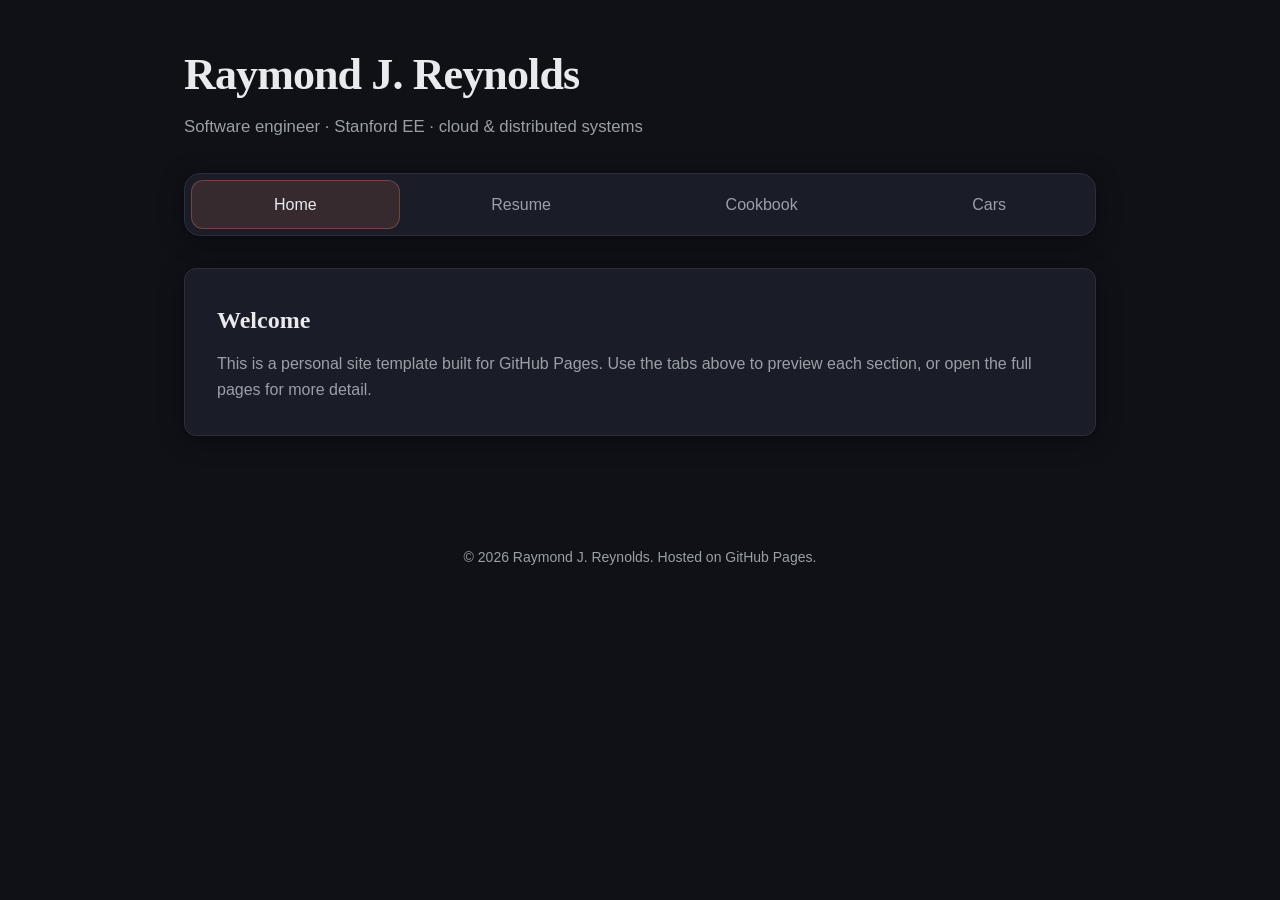
<file: index.html>
<!DOCTYPE html>
<html lang="en">
<head>
  <meta charset="UTF-8">
  <meta name="viewport" content="width=device-width, initial-scale=1.0">
  <title>Raymond J. Reynolds — Personal Site</title>
  <meta name="description" content="Personal website with resume, cookbook, and cars.">
  <link rel="stylesheet" href="css/styles.css">
</head>
<body>
  <header class="site-header">
    <h1 class="site-title">Raymond J. Reynolds</h1>
    <p class="site-tagline">Software engineer · Stanford EE · cloud &amp; distributed systems</p>

    <nav class="tab-nav" aria-label="Site sections">
      <button type="button" data-tab-target="home" aria-selected="true">Home</button>
      <button type="button" data-tab-target="resume" aria-selected="false">Resume</button>
      <button type="button" data-tab-target="cookbook" aria-selected="false">Cookbook</button>
      <button type="button" data-tab-target="cars" aria-selected="false">Cars</button>
    </nav>
  </header>

  <main>
    <section class="tab-panel is-active" data-tab-panel="home">
      <div class="hero">
        <h2>Welcome</h2>
        <p>
          This is a personal site template built for GitHub Pages. Use the tabs above to
          preview each section, or open the full pages for more detail.
        </p>
      </div>
    </section>

    <section class="tab-panel" data-tab-panel="resume">
      <article class="panel-card">
        <h2>Raymond J. Reynolds</h2>
        <p>
          Software engineer with experience at BioIntellisense, Google, Microsoft, and Cisco.
          Stanford B.S. in Electrical Engineering. Background in cloud networking, distributed
          systems, data pipelines, and telemetry at scale.
        </p>
        <p class="meta">
          Recent: AWS data ingestion at BioIntellisense · GCP Cloud VPN at Google ·
          Azure SQL optimization at Microsoft (22 PB disk footprint reduction)
        </p>
        <a class="btn" href="resume.html">View full resume</a>
      </article>
    </section>

    <section class="tab-panel" data-tab-panel="cookbook">
      <article class="panel-card">
        <h2>Cookbook</h2>
        <p>
          Favorite recipes, notes, and kitchen experiments. The cookbook page is set up with
          a simple card layout you can extend over time.
        </p>
        <p class="meta">Featured: Weeknight pasta · Sourdough basics · Seasonal sides</p>
        <a class="btn" href="cookbook.html">Browse cookbook</a>
      </article>
    </section>

    <section class="tab-panel" data-tab-panel="cars">
      <article class="panel-card">
        <h2>Cars</h2>
        <p>
          Projects, maintenance logs, and notes on vehicles you own or admire. Swap in your
          own photos and specs on the cars page.
        </p>
        <p class="meta">Current: Daily driver · Weekend project · Dream garage</p>
        <a class="btn" href="cars.html">Explore cars</a>
      </article>
    </section>
  </main>

  <footer class="site-footer">
    <p>&copy; <span id="year"></span> Raymond J. Reynolds. Hosted on GitHub Pages.</p>
  </footer>

  <script src="js/main.js"></script>
  <script>document.getElementById('year').textContent = new Date().getFullYear();</script>
</body>
</html>
</file>
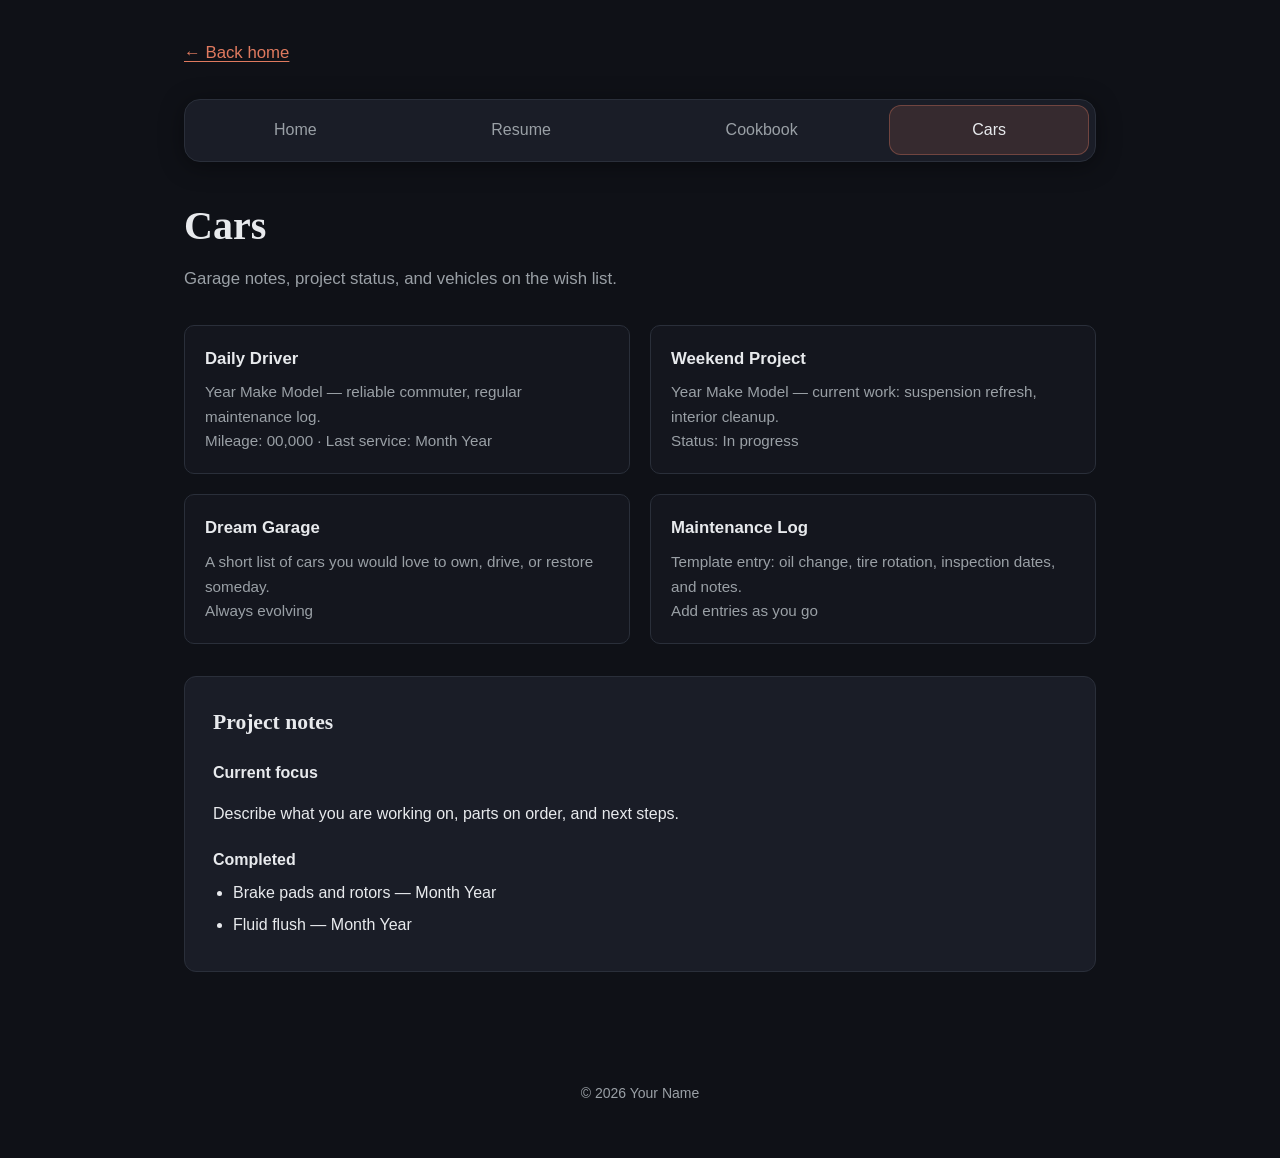
<file: cars.html>
<!DOCTYPE html>
<html lang="en">
<head>
  <meta charset="UTF-8">
  <meta name="viewport" content="width=device-width, initial-scale=1.0">
  <title>Cars — Your Name</title>
  <meta name="description" content="Cars, projects, and maintenance notes.">
  <link rel="stylesheet" href="css/styles.css">
</head>
<body>
  <header class="site-header">
    <p class="site-tagline"><a href="index.html">← Back home</a></p>
    <nav class="tab-nav" aria-label="Site sections">
      <a href="index.html">Home</a>
      <a href="resume.html">Resume</a>
      <a href="cookbook.html">Cookbook</a>
      <a href="cars.html" aria-current="page">Cars</a>
    </nav>
  </header>

  <main class="page-content">
    <h1>Cars</h1>
    <p class="page-intro">Garage notes, project status, and vehicles on the wish list.</p>

    <div class="car-grid">
      <article class="card">
        <h3>Daily Driver</h3>
        <p>Year Make Model — reliable commuter, regular maintenance log.</p>
        <p class="meta">Mileage: 00,000 · Last service: Month Year</p>
      </article>

      <article class="card">
        <h3>Weekend Project</h3>
        <p>Year Make Model — current work: suspension refresh, interior cleanup.</p>
        <p class="meta">Status: In progress</p>
      </article>

      <article class="card">
        <h3>Dream Garage</h3>
        <p>A short list of cars you would love to own, drive, or restore someday.</p>
        <p class="meta">Always evolving</p>
      </article>

      <article class="card">
        <h3>Maintenance Log</h3>
        <p>Template entry: oil change, tire rotation, inspection dates, and notes.</p>
        <p class="meta">Add entries as you go</p>
      </article>
    </div>

    <section class="section" style="margin-top: 2rem;">
      <h2>Project notes</h2>
      <h3>Current focus</h3>
      <p>Describe what you are working on, parts on order, and next steps.</p>
      <h3>Completed</h3>
      <ul>
        <li>Brake pads and rotors — Month Year</li>
        <li>Fluid flush — Month Year</li>
      </ul>
    </section>
  </main>

  <footer class="site-footer">
    <p>&copy; <span id="year"></span> Your Name</p>
  </footer>

  <script>document.getElementById('year').textContent = new Date().getFullYear();</script>
</body>
</html>
</file>
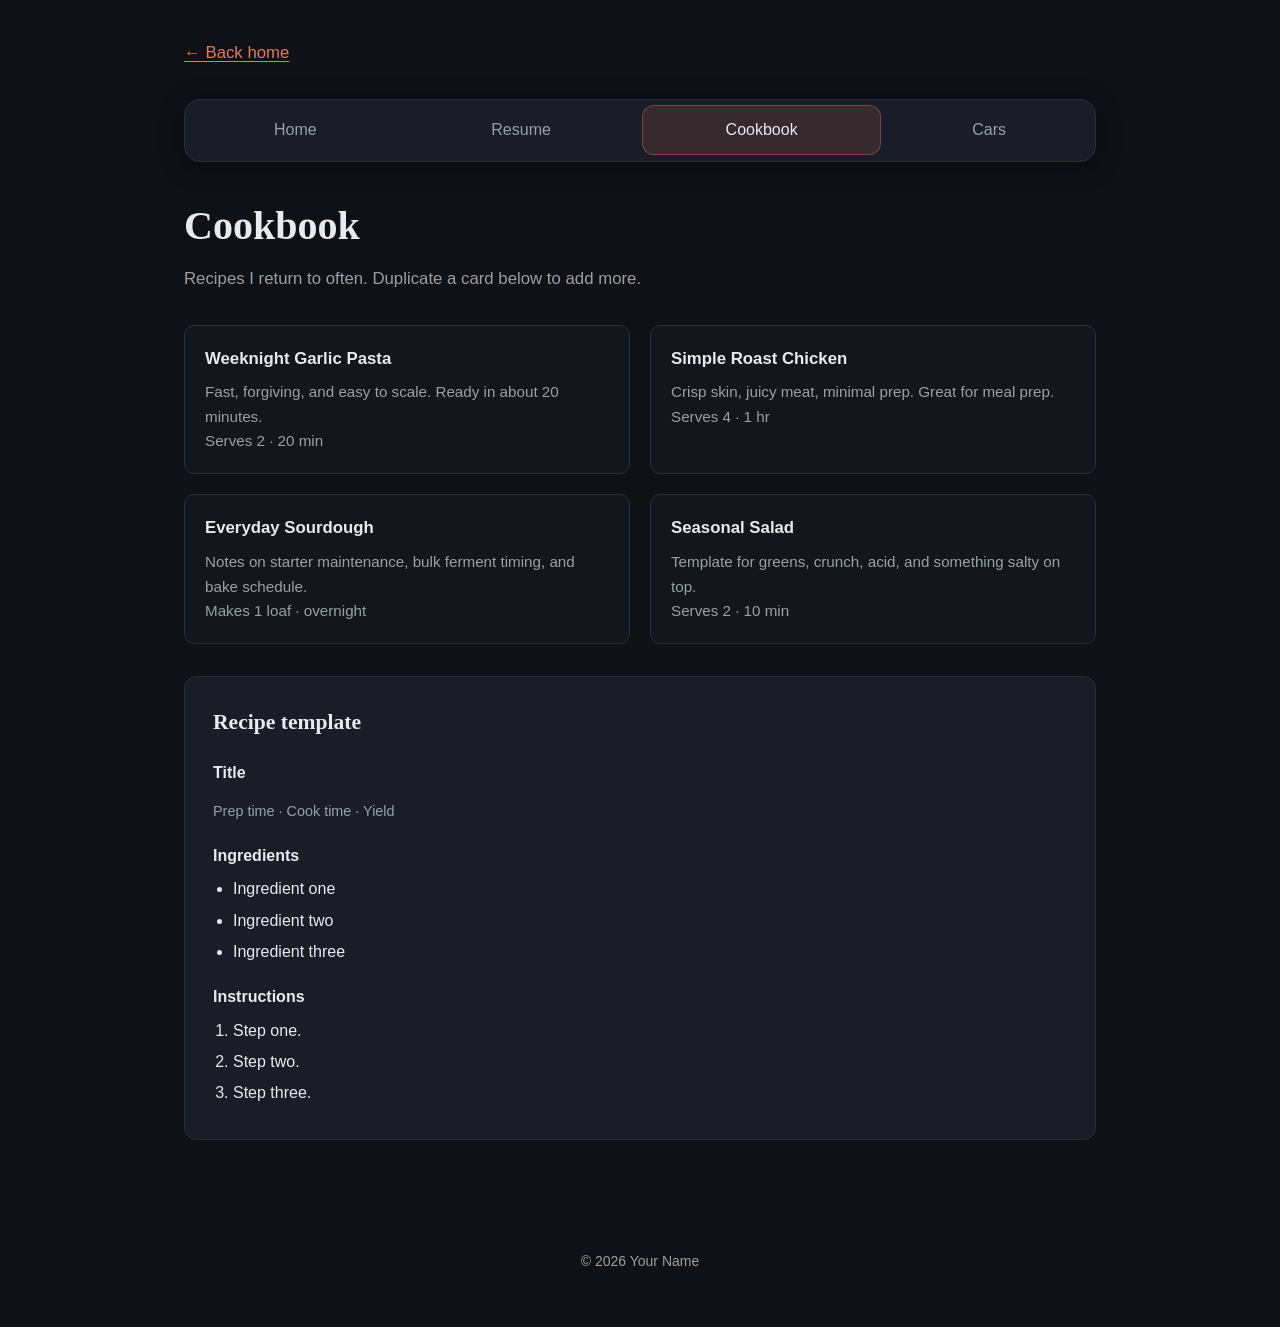
<file: cookbook.html>
<!DOCTYPE html>
<html lang="en">
<head>
  <meta charset="UTF-8">
  <meta name="viewport" content="width=device-width, initial-scale=1.0">
  <title>Cookbook — Your Name</title>
  <meta name="description" content="Personal cookbook and favorite recipes.">
  <link rel="stylesheet" href="css/styles.css">
</head>
<body>
  <header class="site-header">
    <p class="site-tagline"><a href="index.html">← Back home</a></p>
    <nav class="tab-nav" aria-label="Site sections">
      <a href="index.html">Home</a>
      <a href="resume.html">Resume</a>
      <a href="cookbook.html" aria-current="page">Cookbook</a>
      <a href="cars.html">Cars</a>
    </nav>
  </header>

  <main class="page-content">
    <h1>Cookbook</h1>
    <p class="page-intro">Recipes I return to often. Duplicate a card below to add more.</p>

    <div class="recipe-grid">
      <article class="card">
        <h3>Weeknight Garlic Pasta</h3>
        <p>Fast, forgiving, and easy to scale. Ready in about 20 minutes.</p>
        <p class="meta">Serves 2 · 20 min</p>
      </article>

      <article class="card">
        <h3>Simple Roast Chicken</h3>
        <p>Crisp skin, juicy meat, minimal prep. Great for meal prep.</p>
        <p class="meta">Serves 4 · 1 hr</p>
      </article>

      <article class="card">
        <h3>Everyday Sourdough</h3>
        <p>Notes on starter maintenance, bulk ferment timing, and bake schedule.</p>
        <p class="meta">Makes 1 loaf · overnight</p>
      </article>

      <article class="card">
        <h3>Seasonal Salad</h3>
        <p>Template for greens, crunch, acid, and something salty on top.</p>
        <p class="meta">Serves 2 · 10 min</p>
      </article>
    </div>

    <section class="section" style="margin-top: 2rem;">
      <h2>Recipe template</h2>
      <h3>Title</h3>
      <p class="meta">Prep time · Cook time · Yield</p>
      <h3>Ingredients</h3>
      <ul>
        <li>Ingredient one</li>
        <li>Ingredient two</li>
        <li>Ingredient three</li>
      </ul>
      <h3>Instructions</h3>
      <ol>
        <li>Step one.</li>
        <li>Step two.</li>
        <li>Step three.</li>
      </ol>
    </section>
  </main>

  <footer class="site-footer">
    <p>&copy; <span id="year"></span> Your Name</p>
  </footer>

  <script>document.getElementById('year').textContent = new Date().getFullYear();</script>
</body>
</html>
</file>
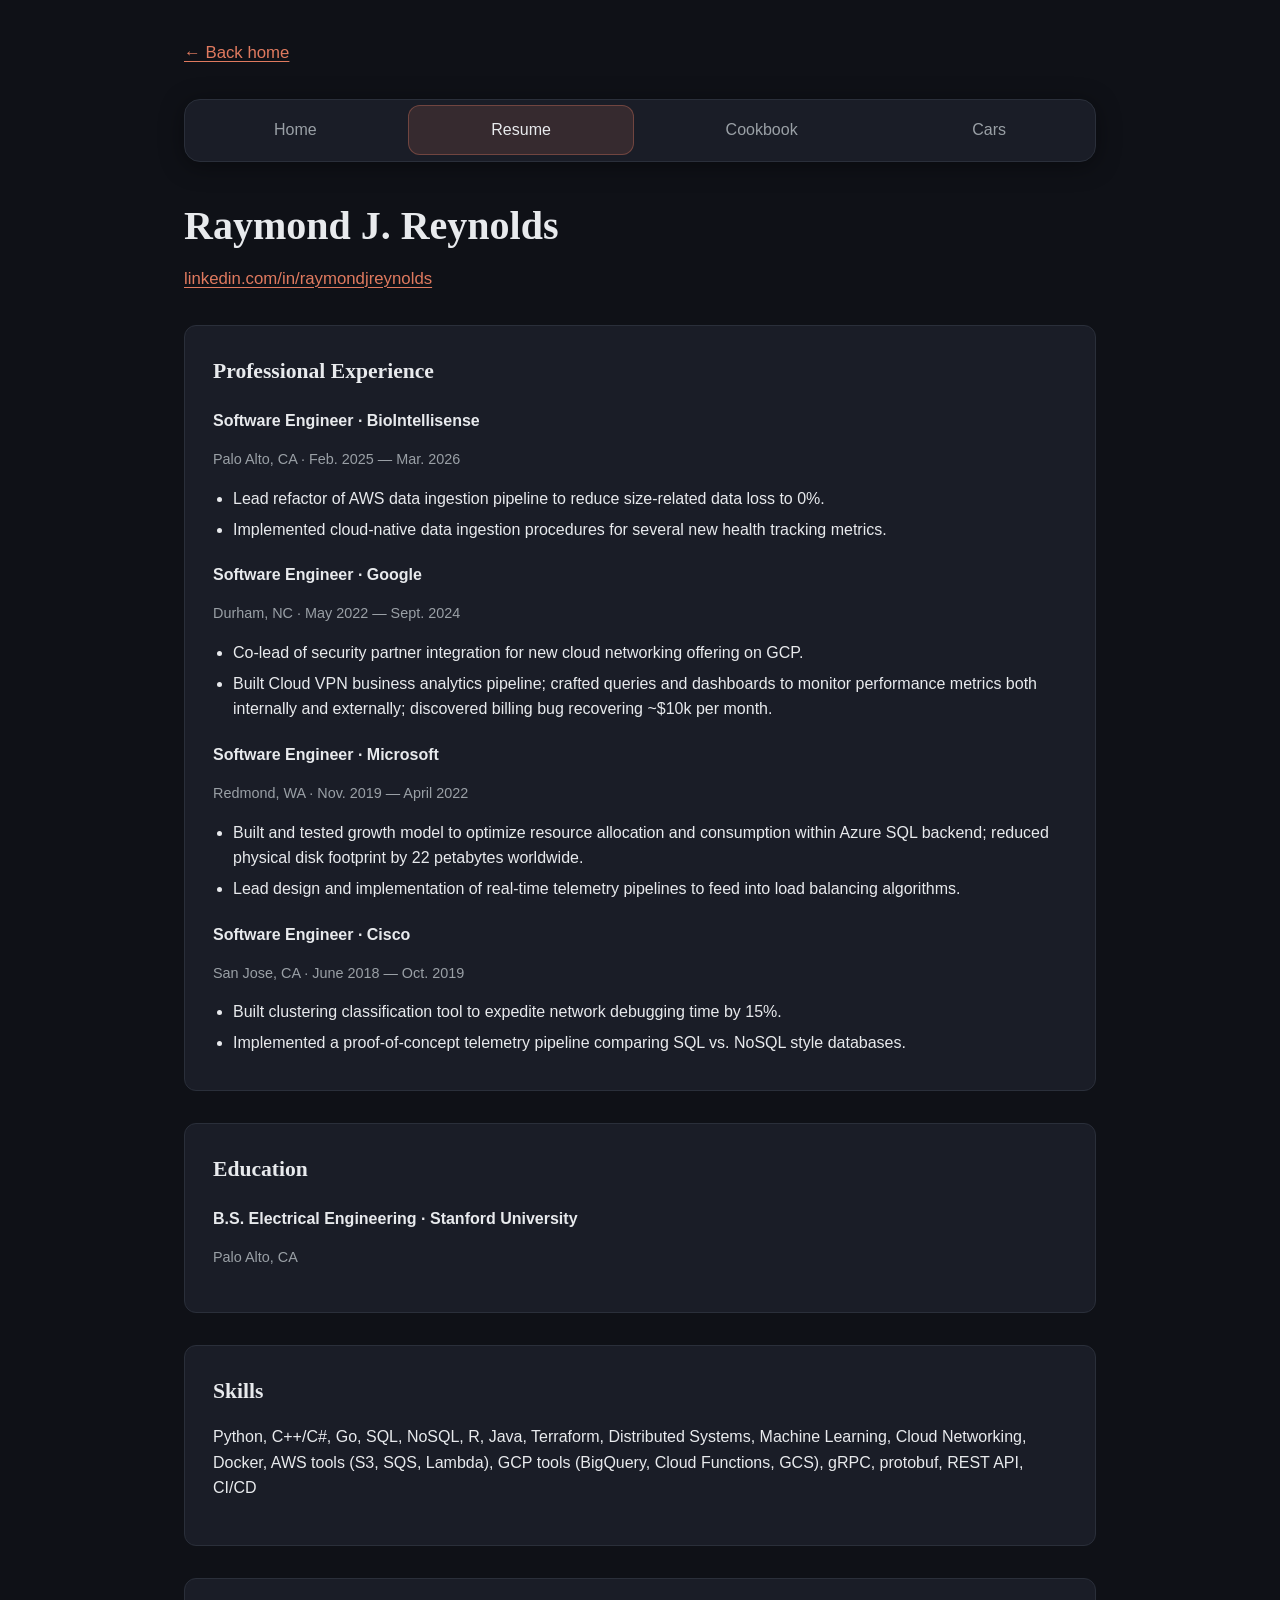
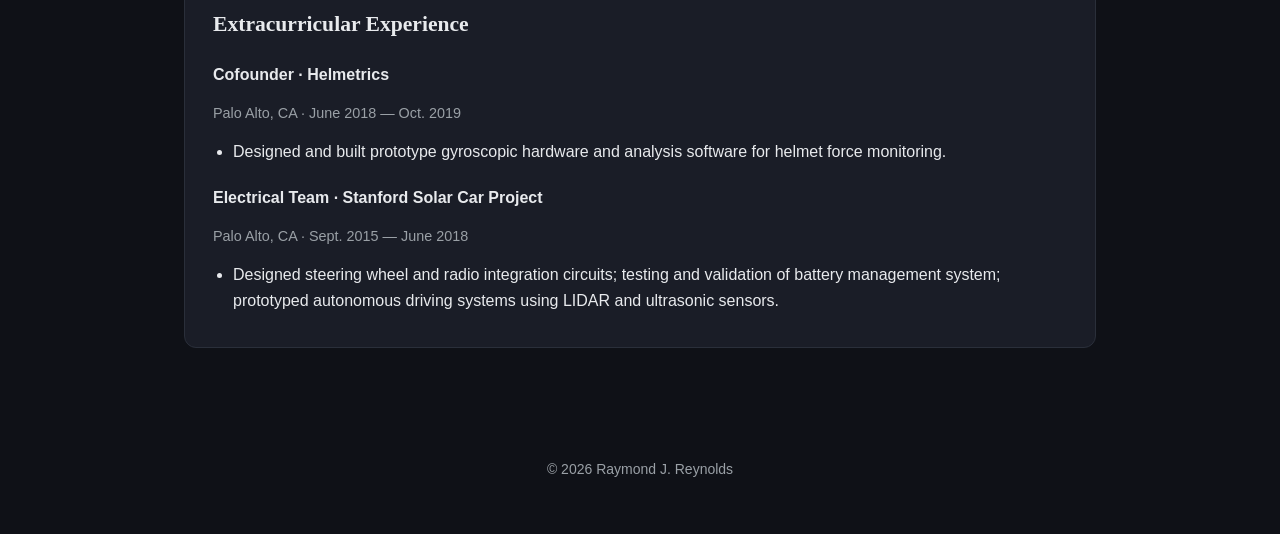
<file: resume.html>
<!DOCTYPE html>
<html lang="en">
<head>
  <meta charset="UTF-8">
  <meta name="viewport" content="width=device-width, initial-scale=1.0">
  <title>Resume — Raymond J. Reynolds</title>
  <meta name="description" content="Professional resume and experience for Raymond J. Reynolds.">
  <link rel="stylesheet" href="css/styles.css">
</head>
<body>
  <header class="site-header">
    <p class="site-tagline"><a href="index.html">← Back home</a></p>
    <nav class="tab-nav" aria-label="Site sections">
      <a href="index.html">Home</a>
      <a href="resume.html" aria-current="page">Resume</a>
      <a href="cookbook.html">Cookbook</a>
      <a href="cars.html">Cars</a>
    </nav>
  </header>

  <main class="page-content">
    <h1>Raymond J. Reynolds</h1>
    <p class="page-intro">
      <a href="https://linkedin.com/in/raymondjreynolds">linkedin.com/in/raymondjreynolds</a>
    </p>

    <section class="section">
      <h2>Professional Experience</h2>

      <h3>Software Engineer · BioIntellisense</h3>
      <p class="meta">Palo Alto, CA · Feb. 2025 — Mar. 2026</p>
      <ul>
        <li>Lead refactor of AWS data ingestion pipeline to reduce size-related data loss to 0%.</li>
        <li>Implemented cloud-native data ingestion procedures for several new health tracking metrics.</li>
      </ul>

      <h3>Software Engineer · Google</h3>
      <p class="meta">Durham, NC · May 2022 — Sept. 2024</p>
      <ul>
        <li>Co-lead of security partner integration for new cloud networking offering on GCP.</li>
        <li>Built Cloud VPN business analytics pipeline; crafted queries and dashboards to monitor performance metrics both internally and externally; discovered billing bug recovering ~$10k per month.</li>
      </ul>

      <h3>Software Engineer · Microsoft</h3>
      <p class="meta">Redmond, WA · Nov. 2019 — April 2022</p>
      <ul>
        <li>Built and tested growth model to optimize resource allocation and consumption within Azure SQL backend; reduced physical disk footprint by 22 petabytes worldwide.</li>
        <li>Lead design and implementation of real-time telemetry pipelines to feed into load balancing algorithms.</li>
      </ul>

      <h3>Software Engineer · Cisco</h3>
      <p class="meta">San Jose, CA · June 2018 — Oct. 2019</p>
      <ul>
        <li>Built clustering classification tool to expedite network debugging time by 15%.</li>
        <li>Implemented a proof-of-concept telemetry pipeline comparing SQL vs. NoSQL style databases.</li>
      </ul>
    </section>

    <section class="section">
      <h2>Education</h2>
      <h3>B.S. Electrical Engineering · Stanford University</h3>
      <p class="meta">Palo Alto, CA</p>
    </section>

    <section class="section">
      <h2>Skills</h2>
      <p>
        Python, C++/C#, Go, SQL, NoSQL, R, Java, Terraform, Distributed Systems, Machine Learning,
        Cloud Networking, Docker, AWS tools (S3, SQS, Lambda), GCP tools (BigQuery, Cloud Functions,
        GCS), gRPC, protobuf, REST API, CI/CD
      </p>
    </section>

    <section class="section">
      <h2>Extracurricular Experience</h2>

      <h3>Cofounder · Helmetrics</h3>
      <p class="meta">Palo Alto, CA · June 2018 — Oct. 2019</p>
      <ul>
        <li>Designed and built prototype gyroscopic hardware and analysis software for helmet force monitoring.</li>
      </ul>

      <h3>Electrical Team · Stanford Solar Car Project</h3>
      <p class="meta">Palo Alto, CA · Sept. 2015 — June 2018</p>
      <ul>
        <li>Designed steering wheel and radio integration circuits; testing and validation of battery management system; prototyped autonomous driving systems using LIDAR and ultrasonic sensors.</li>
      </ul>
    </section>
  </main>

  <footer class="site-footer">
    <p>&copy; <span id="year"></span> Raymond J. Reynolds</p>
  </footer>

  <script>document.getElementById('year').textContent = new Date().getFullYear();</script>
</body>
</html>
</file>
<file: css/styles.css>
:root {
  --bg: #0f1117;
  --surface: #1a1d27;
  --surface-inset: #14161e;
  --text: #e8eaed;
  --text-muted: #9aa0a6;
  --accent: #e07a5f;
  --accent-hover: #c96850;
  --accent-soft: rgba(224, 122, 95, 0.14);
  --border: #2a2f3a;
  --shadow: 0 4px 24px rgba(0, 0, 0, 0.4);
  --radius: 12px;
  --font-serif: "Iowan Old Style", "Palatino Linotype", Palatino, Georgia, serif;
  --font-sans: "SF Pro Text", -apple-system, BlinkMacSystemFont, "Segoe UI", sans-serif;
  color-scheme: dark;
}

*,
*::before,
*::after {
  box-sizing: border-box;
}

html {
  scroll-behavior: smooth;
}

body {
  margin: 0;
  min-height: 100vh;
  font-family: var(--font-sans);
  font-size: 1rem;
  line-height: 1.6;
  color: var(--text);
  background: var(--bg);
}

a {
  color: var(--accent);
  text-decoration-thickness: 1px;
  text-underline-offset: 3px;
}

a:hover {
  color: var(--accent-hover);
}

.site-header {
  max-width: 960px;
  margin: 0 auto;
  padding: 2.5rem 1.5rem 0;
}

.site-title {
  margin: 0 0 0.25rem;
  font-family: var(--font-serif);
  font-size: clamp(2rem, 5vw, 2.75rem);
  font-weight: 600;
  letter-spacing: -0.02em;
}

.site-tagline {
  margin: 0 0 2rem;
  color: var(--text-muted);
  font-size: 1.05rem;
}

.tab-nav {
  display: flex;
  flex-wrap: wrap;
  gap: 0.5rem;
  padding: 0.35rem;
  background: var(--surface);
  border: 1px solid var(--border);
  border-radius: calc(var(--radius) + 4px);
  box-shadow: var(--shadow);
}

.tab-nav a,
.tab-nav button {
  flex: 1 1 auto;
  min-width: 7rem;
  padding: 0.75rem 1.25rem;
  border: none;
  border-radius: var(--radius);
  background: transparent;
  color: var(--text-muted);
  font: inherit;
  font-weight: 500;
  text-align: center;
  text-decoration: none;
  cursor: pointer;
  transition: background 0.15s ease, color 0.15s ease;
}

.tab-nav a:hover,
.tab-nav button:hover {
  color: var(--text);
  background: var(--accent-soft);
}

.tab-nav a[aria-current="page"],
.tab-nav button[aria-selected="true"] {
  color: var(--text);
  background: var(--accent-soft);
  box-shadow: inset 0 0 0 1px rgba(224, 122, 95, 0.35);
}

main {
  max-width: 960px;
  margin: 0 auto;
  padding: 2rem 1.5rem 4rem;
}

.hero {
  margin-bottom: 2rem;
  padding: 2rem;
  background: var(--surface);
  border: 1px solid var(--border);
  border-radius: var(--radius);
  box-shadow: var(--shadow);
}

.hero h2 {
  margin: 0 0 0.75rem;
  font-family: var(--font-serif);
  font-size: 1.5rem;
}

.hero p {
  margin: 0;
  color: var(--text-muted);
}

.tab-panel {
  display: none;
  animation: fadeIn 0.25s ease;
}

.tab-panel.is-active {
  display: block;
}

@keyframes fadeIn {
  from {
    opacity: 0;
    transform: translateY(6px);
  }
  to {
    opacity: 1;
    transform: translateY(0);
  }
}

.panel-card {
  padding: 2rem;
  background: var(--surface);
  border: 1px solid var(--border);
  border-radius: var(--radius);
  box-shadow: var(--shadow);
}

.panel-card h2 {
  margin: 0 0 1rem;
  font-family: var(--font-serif);
  font-size: 1.75rem;
}

.panel-card p {
  margin: 0 0 1rem;
  color: var(--text-muted);
}

.panel-card p:last-child {
  margin-bottom: 0;
}

.btn {
  display: inline-block;
  margin-top: 1.25rem;
  padding: 0.65rem 1.25rem;
  border-radius: 999px;
  background: var(--accent);
  color: #fff;
  font-weight: 500;
  text-decoration: none;
  transition: background 0.15s ease;
}

.btn:hover {
  background: var(--accent-hover);
  color: #fff;
}

.page-content h1 {
  margin: 0 0 0.5rem;
  font-family: var(--font-serif);
  font-size: clamp(2rem, 4vw, 2.5rem);
}

.page-intro {
  margin: 0 0 2rem;
  color: var(--text-muted);
  font-size: 1.05rem;
}

.section {
  margin-bottom: 2rem;
  padding: 1.75rem;
  background: var(--surface);
  border: 1px solid var(--border);
  border-radius: var(--radius);
}

.section h2 {
  margin: 0 0 1rem;
  font-family: var(--font-serif);
  font-size: 1.35rem;
}

.section h3 {
  margin: 1.25rem 0 0.35rem;
  font-size: 1rem;
}

.section ul,
.section ol {
  margin: 0.5rem 0 0;
  padding-left: 1.25rem;
}

.section li {
  margin-bottom: 0.35rem;
}

.meta {
  color: var(--text-muted);
  font-size: 0.9rem;
}

.recipe-grid,
.car-grid {
  display: grid;
  gap: 1.25rem;
}

@media (min-width: 640px) {
  .recipe-grid,
  .car-grid {
    grid-template-columns: repeat(2, 1fr);
  }
}

.card {
  padding: 1.25rem;
  background: var(--surface-inset);
  border: 1px solid var(--border);
  border-radius: calc(var(--radius) - 2px);
}

.card h3 {
  margin: 0 0 0.5rem;
  font-size: 1.05rem;
}

.card p {
  margin: 0;
  color: var(--text-muted);
  font-size: 0.95rem;
}

.site-footer {
  max-width: 960px;
  margin: 0 auto;
  padding: 0 1.5rem 2.5rem;
  color: var(--text-muted);
  font-size: 0.875rem;
  text-align: center;
}
</file>
